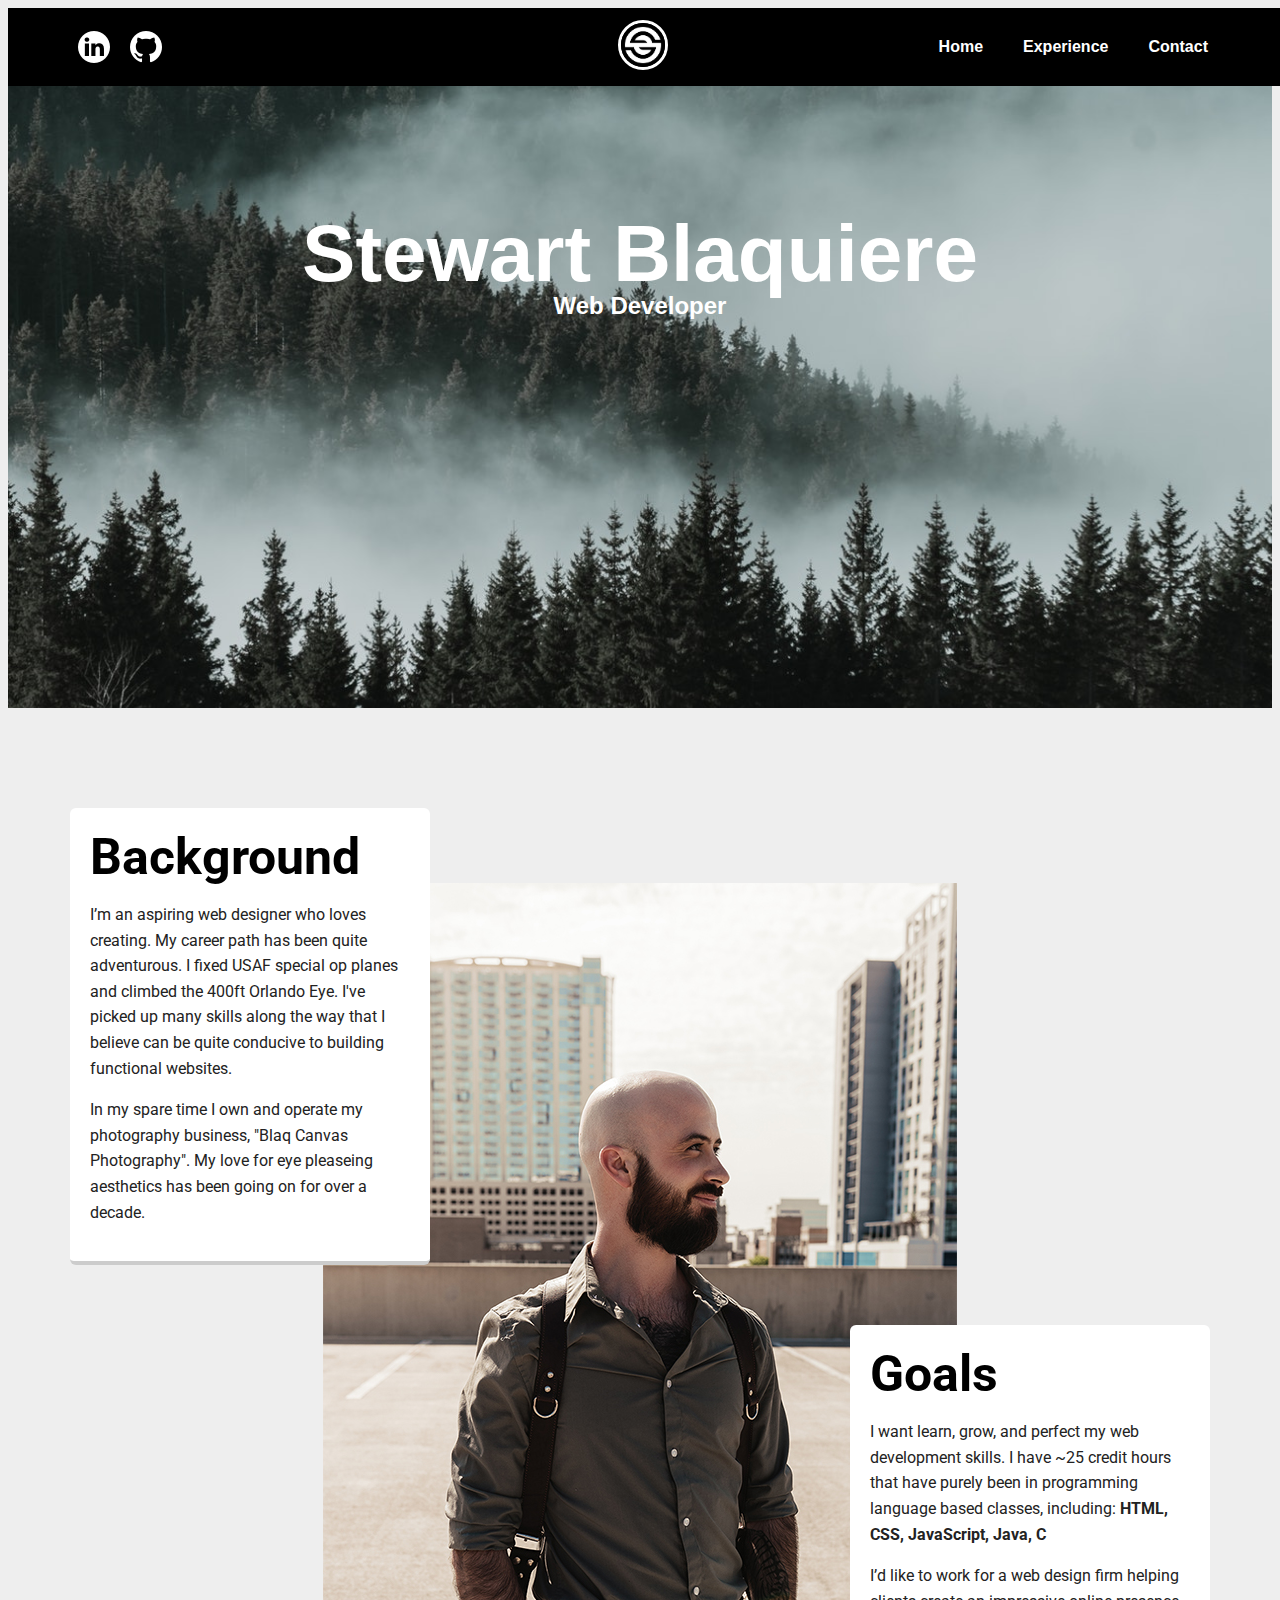
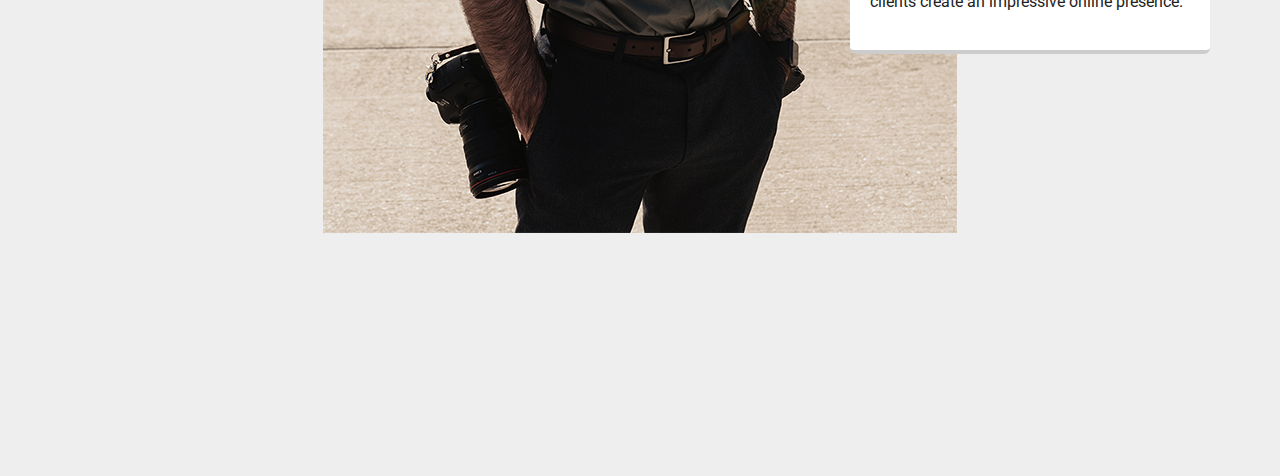
<file: index.html>
<!doctype html>
<html lang="en">
<head>
  <meta charset="utf-8">
  <title>Stewart Blaquiere's Profile</title>
  <meta name="viewport" content="width=device-width, initial-scale=1.0">
  <link rel="stylesheet" href="styles.css">
  <link href="https://fonts.googleapis.com/css?family=Muli%7CRoboto:400,300,500,700,900" rel="stylesheet">
  <link rel="preconnect" href="https://fonts.gstatic.com">
  <link href="https://fonts.googleapis.com/css2?family=Cinzel&display=swap" rel="stylesheet">


</head>
  <body>

    <nav class="main-nav">
        <div class="nav">

          <div class="top-left-nav">
            <div class="linkedin"><a href="https://www.linkedin.com/in/stewart-blaquiere/" target="_blank"></a></div>
            <div class="github"><a href="https://github.com/StewartBlaq" target="_blank"></a></div>


          </div>

          <span class="mid-nav">
            <a href="#"><img src="images/me.png" alt="S2 Logo" class="profile-image"></a>
          </span>

          <span class="top-right-nav">
            <a href="#">Home</a>
            <a href="pages/experience.html">Experience</a>
            <a href="pages/contact.html">Contact</a>
          </span>

        </div>
    </nav>

    <header>
      <div class="hero">
        <h1>Stewart Blaquiere</h1>
        <h2>Web Developer</h2>
      </div>
    </header>




    <main class="flex">
      <section class="card background">
        <h3>Background</h3>
        <p>I’m an aspiring web designer who loves creating. My career path has been quite adventurous. I fixed USAF special op planes and climbed the 400ft Orlando Eye.
        I've picked up many skills along the way that I believe can be quite conducive to building functional websites.</p>
        <p>In my spare time I own and operate my photography business, "Blaq Canvas Photography". My love for eye pleaseing aesthetics has been going on for over a decade.</p>

      </section>


      <section class="card goals">
        <h3>Goals</h3>
        <p>I want learn, grow, and perfect my web development skills. I have ~25 credit hours that have purely been in programming language based classes, including: <strong>HTML, CSS, JavaScript, Java, C</strong></p>
        <p>I’d like to work for a web design firm helping clients create an impressive online presence.</p>
      </section>

    </main>
    <footer>

    </footer>
  </body>
  </html>
</file>
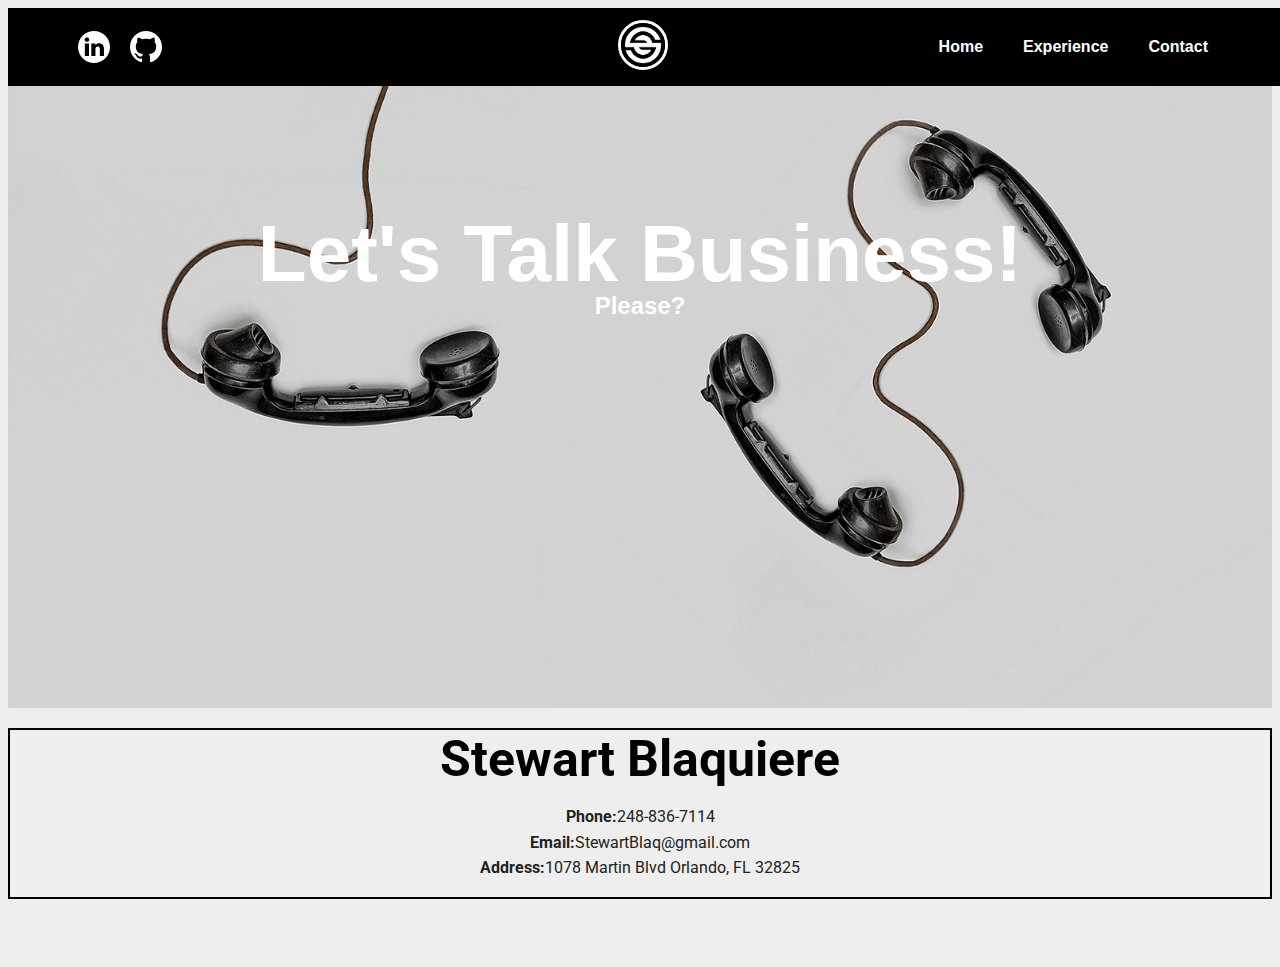
<file: pages/contact.html>
<!doctype html>
<html lang="en">
<head>
  <meta charset="utf-8">
  <title>Stewart Blaquiere's Experience</title>
  <meta name="viewport" content="width=device-width, initial-scale=1.0">
  <link rel="stylesheet" href="../styles.css">
  <link href="https://fonts.googleapis.com/css?family=Muli%7CRoboto:400,300,500,700,900" rel="stylesheet">
  <link rel="preconnect" href="https://fonts.gstatic.com">
<link href="https://fonts.googleapis.com/css2?family=Cinzel&display=swap" rel="stylesheet">


</head>

<body>

      <nav class="main-nav">
          <div class="nav">

            <div class="top-left-nav">
              <div class="linkedin"><a href="https://www.linkedin.com/in/stewart-blaquiere/" target="_blank"></a></div>
              <div class="github"><a href="https://github.com/StewartBlaq" target="_blank"></a></div>


            </div>

            <span class="mid-nav">
              <a href="#"><img src="../images/me.png" alt="S2 Logo" class="profile-image"></a>
            </span>

            <span class="top-right-nav">
              <a href="../index.html">Home</a>
              <a href="experience.html">Experience</a>
              <a href="#">Contact</a>
            </span>

          </div>
      </nav>

      <header id="contact">
        <div class="hero">
          <h1>Let's Talk Business!</h1>
          <h2>Please?</h2>
        </div>
      </header>

<main>
  <section class="contact-info">
    <h3>Stewart Blaquiere</h3>
    <p>
      <Strong>Phone:</Strong>248-836-7114<br><strong>Email:</strong>StewartBlaq@gmail.com<br><Strong>Address:</Strong>1078 Martin Blvd Orlando, FL 32825
    </p>
  </section>
</main>

<footer>

</footer>
</body>
</html>
</file>
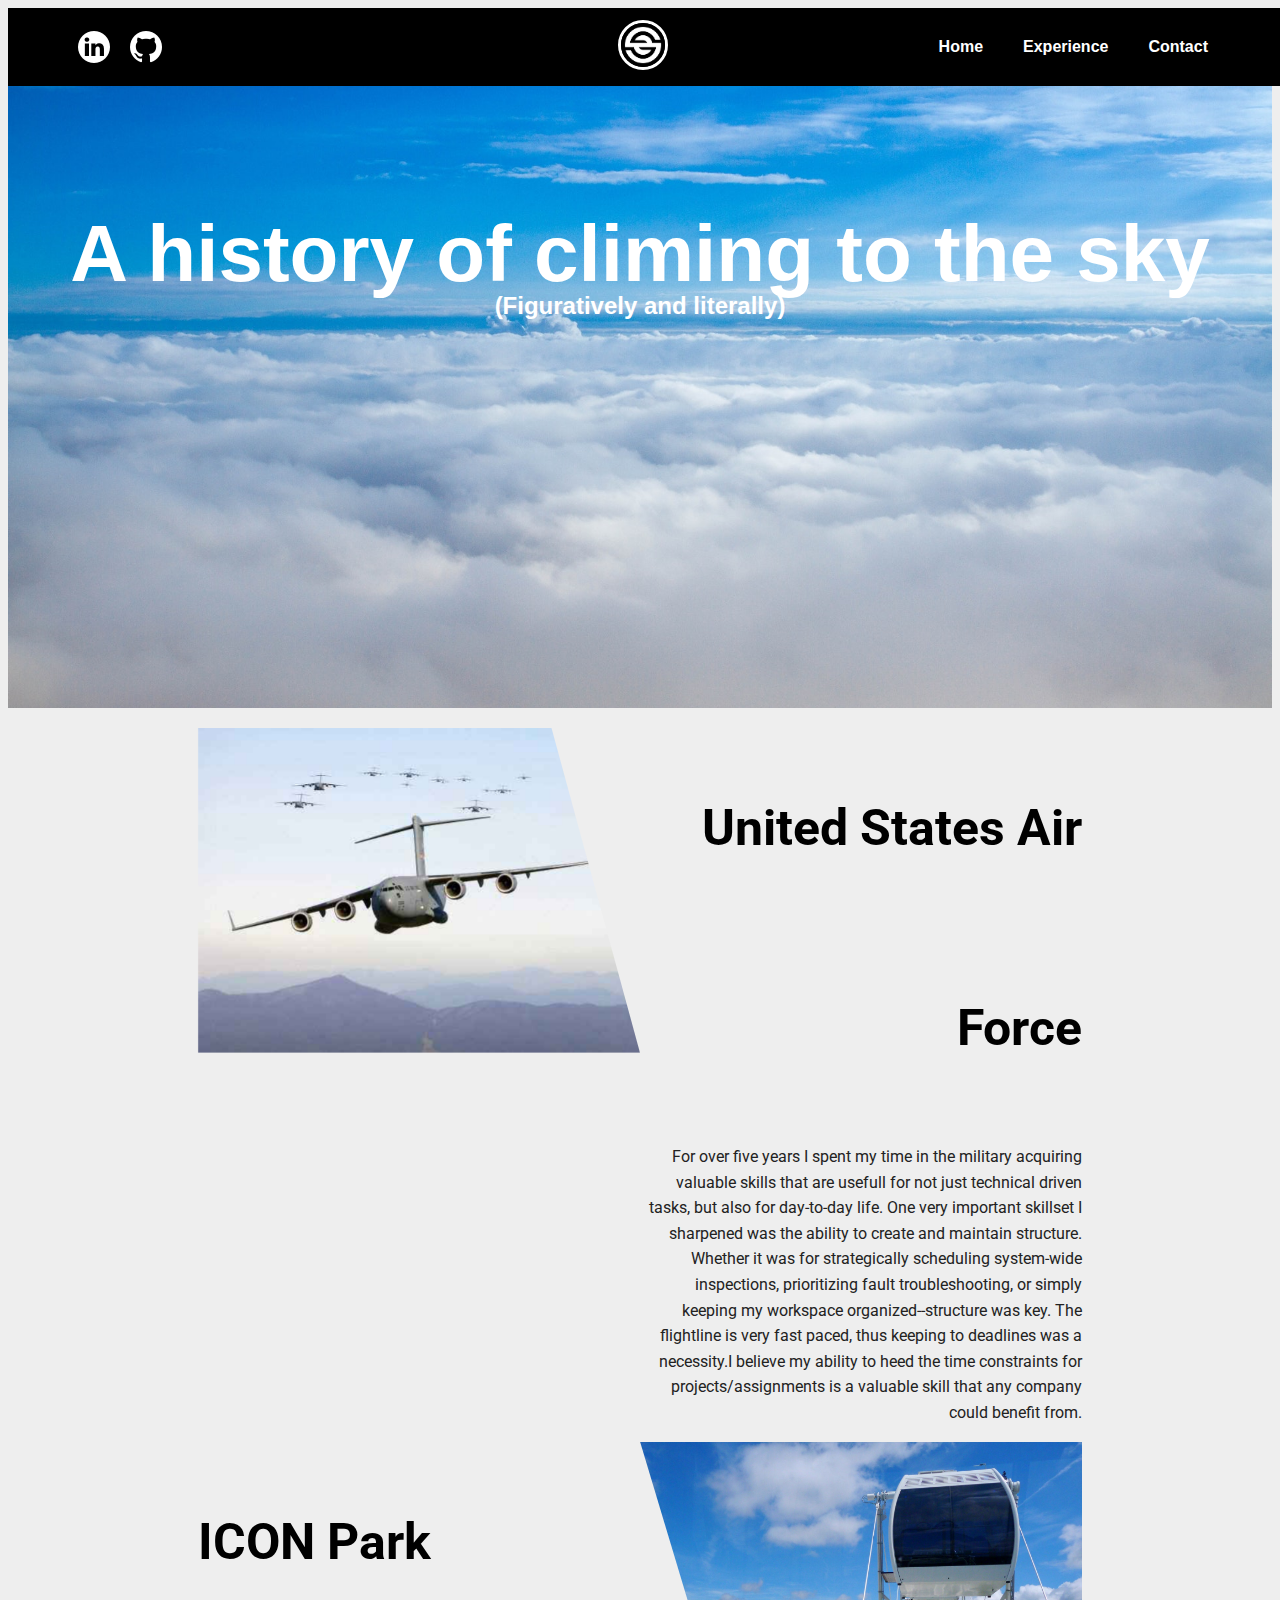
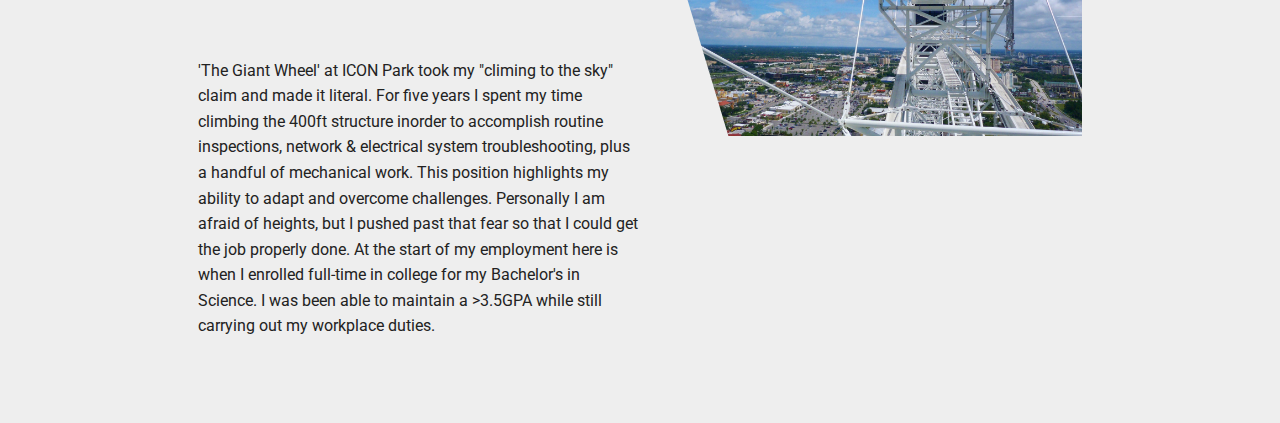
<file: pages/experience.html>
<!doctype html>
<html lang="en">
<head>
  <meta charset="utf-8">
  <title>Stewart Blaquiere's Experience</title>
  <meta name="viewport" content="width=device-width, initial-scale=1.0">
  <link rel="stylesheet" href="../styles.css">
  <link href="https://fonts.googleapis.com/css?family=Muli%7CRoboto:400,300,500,700,900" rel="stylesheet">
  <link rel="preconnect" href="https://fonts.gstatic.com">
<link href="https://fonts.googleapis.com/css2?family=Cinzel&display=swap" rel="stylesheet">


</head>

<body>

      <nav class="main-nav">
          <div class="nav">

            <div class="top-left-nav">
              <div class="linkedin"><a href="https://www.linkedin.com/in/stewart-blaquiere/" target="_blank"></a></div>
              <div class="github"><a href="https://github.com/StewartBlaq" target="_blank"></a></div>


            </div>

            <span class="mid-nav">
              <a href="#"><img src="../images/me.png" alt="S2 Logo" class="profile-image"></a>
            </span>

            <span class="top-right-nav">
              <a href="../index.html">Home</a>
              <a href="#">Experience</a>
              <a href="contact.html">Contact</a>
            </span>

          </div>
      </nav>

      <header id="experience">
        <div class="hero">
          <h1>A history of climing to the sky</h1>
          <h2>(Figuratively and literally)</h2>
        </div>
      </header>

<main class="experiences">
  <div class="row-container">
    <div class="row-cell">
      <img class="cut-one" alt="United States Air Force C-130 airplane" src="../images/usaf.png">
    </div>
    <div id="USAF" class="row-cell">
      <h3>United States Air Force</h3>
      <p>For over five years I spent my time in the military acquiring valuable skills that are usefull for not just technical driven tasks, but also for day-to-day life.
      One very important skillset I sharpened was the ability to create and maintain structure. Whether it was for strategically scheduling system-wide inspections,
    prioritizing fault troubleshooting, or simply keeping my workspace organized--structure was key. The flightline is very fast paced, thus keeping to deadlines was
  a necessity.I believe my ability to heed the time constraints for projects/assignments is a valuable skill that any company could benefit from.</p>
    </div>
  </div>

  <div class="row-container">
    <div id="ICON" class="row-cell">
      <h3>ICON Park</h3>
      <p>'The Giant Wheel' at ICON Park took my "climing to the sky" claim and made it literal. For five years I spent my time climbing the 400ft structure inorder to accomplish routine inspections,
      network & electrical system troubleshooting, plus a handful of mechanical work. This position highlights my ability to adapt and overcome challenges. Personally I am afraid of heights, but
    I pushed past that fear so that I could get the job properly done. At the start of my employment here is when I enrolled full-time in college for my Bachelor's in Science. I was been able to
  maintain a >3.5GPA while still carrying out my workplace duties.</p>
    </div>
    <div class="row-cell">
      <img class="cut-two" alt="Orlando ICON park giant wheel" src="../images/wheel.jpg">
    </div>
  </div>

</main>

<footer>

</footer>
</body>
</html>
</file>
<file: styles.css>
/* Global Layout Set-up */
* {
  box-sizing: border-box;
}
body{
  background-color: #eeeeee;
}
main {
  margin: 0;
  padding: 0;
  text-align: center;
  font-family: 'Roboto', sans-serif;
  color: #222;
}
/* Link Styles */

a {
  text-decoration: none;
  color: white;
}
a:hover {
  color: grey;
}


/* Section Styles */



#experience{
  background-image:url("images/clouds.jpg");
}
#contact{
  background-image: url("images/phones.png");
}

.main-nav {
  width: 100%;
  background: black;
  min-height: 30px;
  padding: 10px;
  position: fixed;
  font-family: arial, serif;
}
.nav {
  display: flex;
  justify-content: space-between;
  align-items: center;
  font-weight: 700;
  list-style-type: none;
  margin: auto;
  padding: 0;
}
.top-left-nav{
  display: flex;
  align-items: center;
  justify-content: flex-start;
  min-width: 300px;
}
.github{
  width: 32px;
  height: 32px;
  margin: 10px;
  background-image: url("images/github.png");
}
.linkedin{
  width: 32px;
  height: 32px;
  margin: 10px;
  background-image: url("images/linkedin.png");
}
.github:hover{
  background-image: url("images/github_hover.png");
  transition: 1s;
}
.linkedin:hover{
  background-image: url("images/linkedin_hover.png");
  transition: 1s;
}

.goals{
  float: right;
}

.top-right-nav{
  display: flex;
  justify-content: flex-end;
  min-width: 300px;
}
.mid-nav{
  text-align: center;
}

.nav .name {
    display: block;
    margin-right: auto;
    color: white;
}
.nav li {
  padding: 5px 10px 10px 10px;
}
.nav a {
  transition: all .5s;
  padding: 20px;
  margin: auto;
}
.nav a:hover {
  color: #72e3ff;
}

.hero{
  font-family: arial, sans-serif;
  text-align: center;
  margin-top: 10%;
}

.row-container{
  display: flex;
  justify-content: center;
}
.row-cell{
  width:35%;
}
.cut-one{
    clip-path: polygon(0% 0%,80% 0%,100% 100%,0% 100%);
    max-width: 100%;
}
.cut-two{
  clip-path: polygon(0% 0%,100% 0%,100% 100%,20% 100%);
  max-width: 100%;
}
.contact-info{
  text-align: center;
  border: 2px solid black;
}

h1{
  font-size: 80px;
  color: white;
}
h2{
  color: white;
  margin-top: -80px;
}
h3{
  color: black;
  font-size: 50px;
  font-family: 'Roboto', serif;
  margin:0 0;
}

#ICON {
  text-align: left;
  line-height: 200px;
}
#USAF{
  line-height: 200px;
  text-align: right;
}

header {
  text-align: center;
  padding-top: 60px;
}
header {
  line-height: 1.5;
}
.profile-image {
  width: 50px;
  height: 50px;
  border-radius: 50%;
  border: 3px solid white;
  transition: all .5s;
}
.profile-image:hover {
  transform: scale(1.2) rotate(180deg);
}

.tag {
  color: white;
  display: table;
  margin: 10px auto;
}
.location {
  background-color: #222;
  color: white;
}


.card {
  margin: 30px;
  padding: 20px;
  width: 30%;
  text-align: left;
  background: #fff;
  border-bottom: 4px solid #ccc;
  border-radius: 6px;
  transition: all .5s;
}
.card:hover {
  border-color: #63b4ff;
}

ul.skills {
  padding: 0;
  text-align: center;
}

.skills li {
  display: inline-block;
  color: blue;
  margin: 2px;
}

.skills li:nth-child(odd) {
  color: red;
}


footer {
  display:flex;
  justify-content: center;
  align-items: center;
  font-family: 'Roboto';
  width: 100%;
  min-height: 30px;
  padding: 20px 0 40px 20px;
}

footer .copyright {
  top: -8px;
  font-size: .75em;
}

footer ul {
  list-style-type: none;
  margin: 0;
  padding: 0;
}

footer ul li {
  display: inline-block;
}

.clearfix {
  clear: both;
}

/* Styles for larger screens */
@media screen and (min-width: 720px) {

  .flex {
      max-width: 1200px;
      margin: 50px auto;
      background-image: url("images/portrait.jpg");
      background-repeat: no-repeat;
      background-position: center;

      min-height: 1200px;
  }

  header {
    max-width: 100%;
    min-height: 700px;
    background-color: white;
    background-repeat: no-repeat;
    background-image: url("images/hero.jpg");
    background-size: cover;
    background-position: 50% 65%;
  }
  .nav {
    max-width: 1200px;
    padding: 0 20px;
  }


  main {
    padding-top: 20px;
  }

  main p {
    line-height: 1.6em;
  }

  footer {
    font-size: 1.3em;
    max-width: 1200px;

  }

}
</file>
